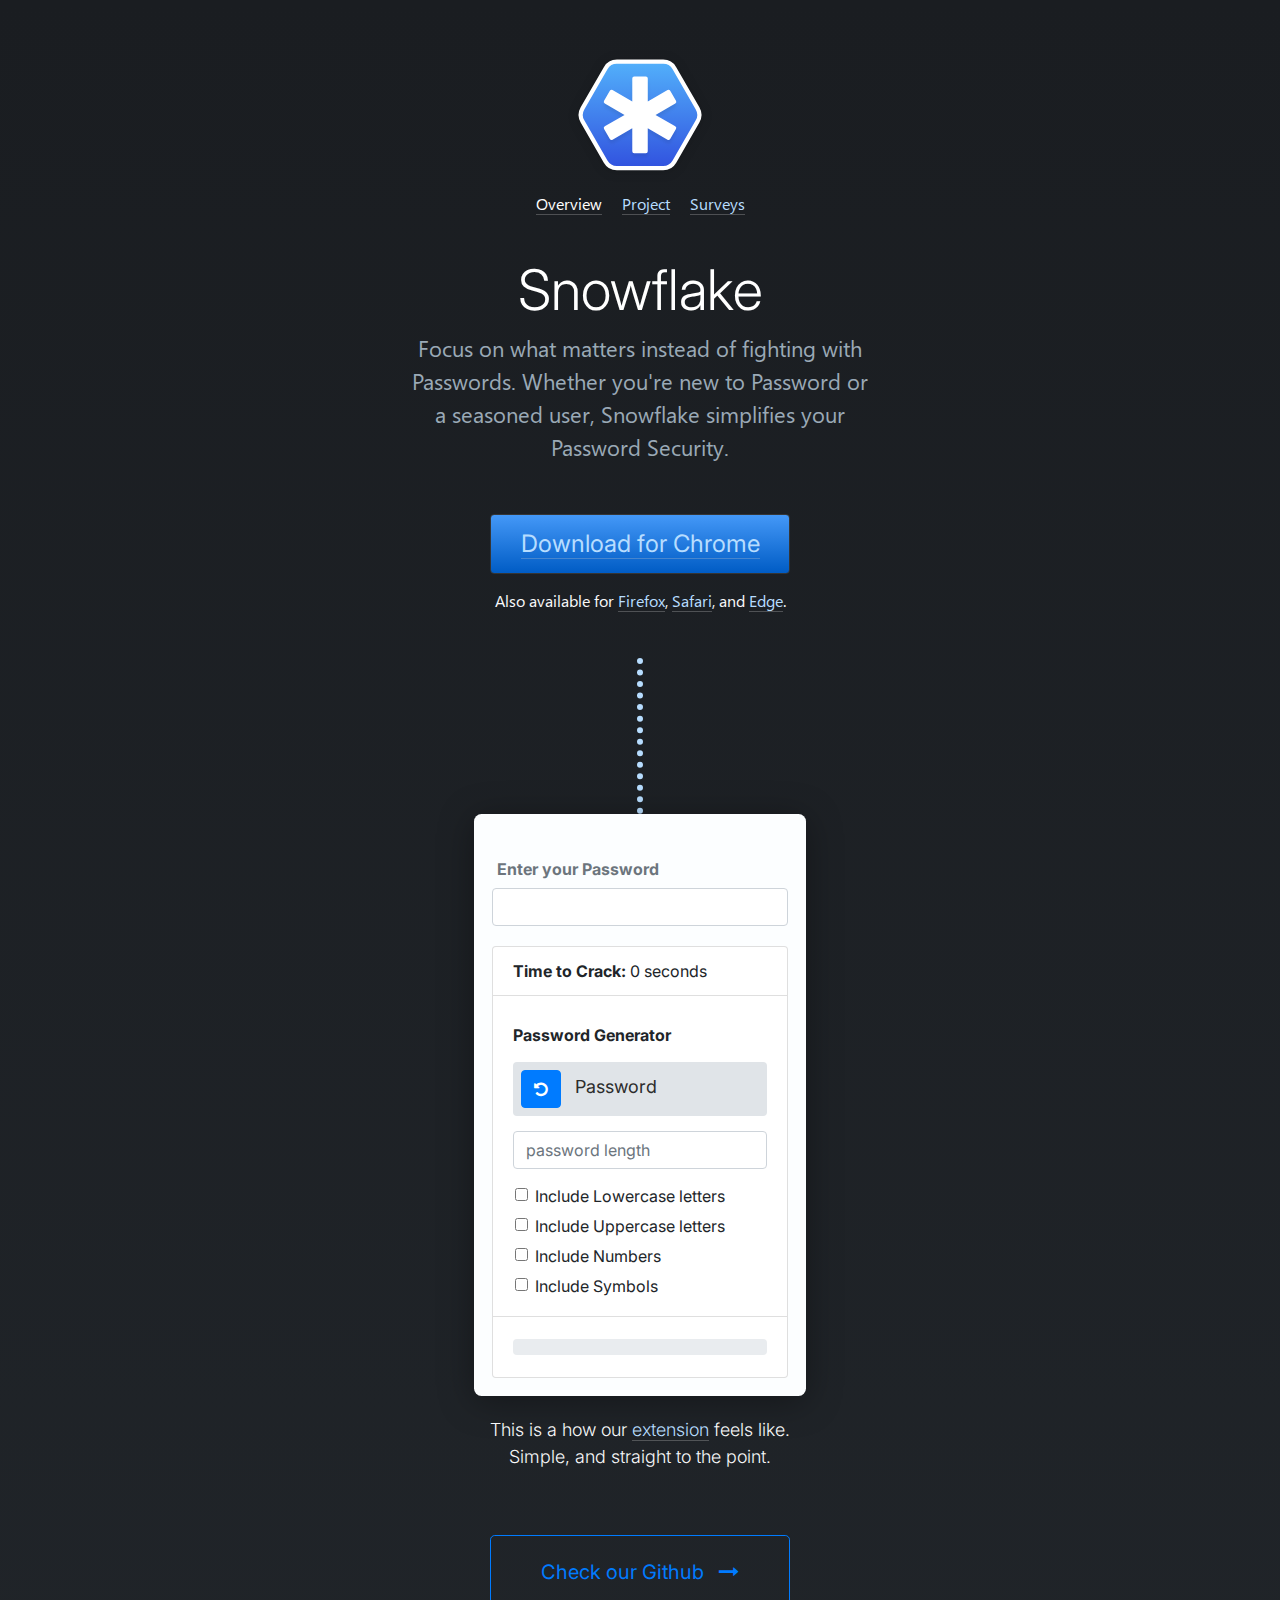
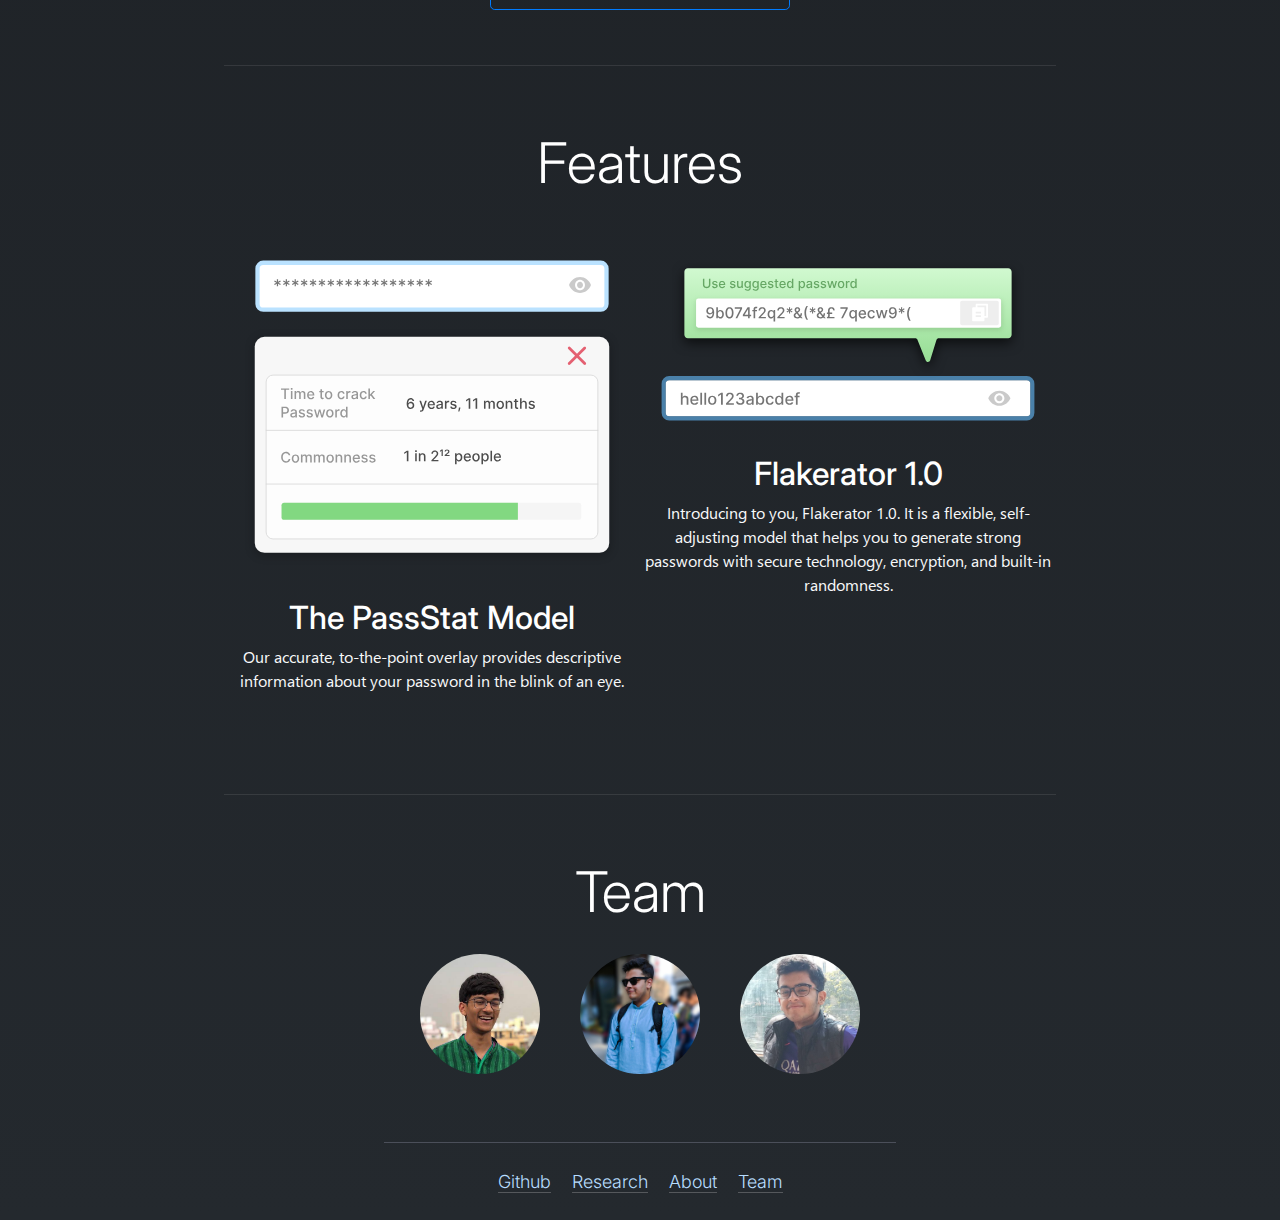
<file: index.html>
<!DOCTYPE html>
<html>

<head>
    <meta charset="utf-8">
    <meta name="viewport" content="width=device-width, initial-scale=1.0">
    <title>Snowflake | Home</title>
    <link rel="stylesheet" href="https://cdnjs.cloudflare.com/ajax/libs/twitter-bootstrap/4.0.0/css/bootstrap.min.css">
    <link rel="stylesheet" href="https://cdnjs.cloudflare.com/ajax/libs/font-awesome/4.7.0/css/font-awesome.min.css">
    <link rel="stylesheet" href="assets/css/styles.css">
<link href="https://fonts.googleapis.com/css2?family=Inter:wght@100;300;400;500;600;700;800;900&display=swap" rel="stylesheet">
    <script type= "text/javascript" src = "assets/js/tool.js"></script>
    <script type= "text/javascript" src = "assets/js/generator.js"></script>
</head>

<body>
    <section class="landing"><a href="index.html"><img src="assets/img/logo.svg" class="center"></a>
        <p class="text-center nav-bar sg-font"><a class="text-white nav-sec" href="#">Overview</a><a href="project.html" class="nav-sec">Project</a><a href="surveys.html" class="nav-sec">Surveys</a></p>
        <p class="lead text-center text-white heading">Snowflake</p>
        <p class="lead text-center desc sg-font">Focus on what matters instead of fighting with Passwords. Whether you're new to Password or a seasoned user, Snowflake simplifies your Password Security.<br></p>
        <button class="btn btn-dark download center" type="submit" style="font-size:24px;"><a href="google.com">Download for Chrome</a></button>
        <p class="text-center text-light button-desc sg-font">Also available for <a href="hmm">Firefox</a>, <a href="ggg">Safari</a>, and <a href="uhh">Edge</a>.</p>
            <div class="vl center"></div>
            <div class="demo center">
                <p class="text-secondary form-head"><strong>Enter your Password</strong></p>
                <form>
                    <div class="input-group shadow"><input class="form-control" id = "password-input" type="text">
                        <!-- <div class="input-group-append"><button class="btn btn-primary go" type="button">Go!</button></div> -->
                    </div>
                </form>
                <ul class="list-group">
                    <li class="list-group-item">
                        <p class="demo-list"><strong>Time to Crack: </strong><span id = "demo-time">0 seconds</span></p>
                    </li>


                    <li class="list-group-item">
                        <p class="mrgn-btm"><strong>Password Generator</strong></p>
                            <div class="password-cont" style="display: table-cell; vertical-align: middle; id="cipboard">
                                <button  id="generate" class="btn btn-primary" type="button"><i class="fa fa-rotate-left"></i></button>
                                <span id="result">Password</span>
                            </div>
                            <input class="form-control mrgn-btm" type="number" placeholder="password length" id="length">

                            <div class="form-check"><input class="form-check-input" type="checkbox" id="lowercase">
                                <label class="form-check-label">Include Lowercase letters<br></label>
                            </div>
                            <div class="form-check"><input class="form-check-input" type="checkbox" id="uppercase">
                                <label class="form-check-label">Include Uppercase letters<br></label>
                            </div>
                            <div class="form-check"><input class="form-check-input" type="checkbox" id="numbers">
                                <label class="form-check-label">Include Numbers<br></label></div>
                            <div class="form-check"><input class="form-check-input" type="checkbox" id="symbols">
                                <label class="form-check-label">Include Symbols<br></label></div>
                    </li>

                    <li class="list-group-item">
                        <div class="progress bar">
                            <div class="progress-bar bg-success" aria-valuenow="70" aria-valuemin="0" aria-valuemax="100" style="width: 70;"><span class="sr-only">70%</span></div>
                        </div>
                    </li>
                </ul>
            </div>
            <p class="lead text-center text-light demo-desc">This is a how our <a href="chrome">extension</a> feels like.<br>Simple, and straight to the point.</p>
            <a href="https://github.com/snowflake-project/"><button class="btn btn-outline-primary btn-lg github-button center" type="button">Check our Github &nbsp;&nbsp;<i class="fa fa-long-arrow-right" id="arrow"></i></button></a>
            <hr class="divider">
                <p class="lead text-nowrap text-center text-white heading idk">Features</p>
                <div class="row no-gutters justify-content-center feature-row">
                    <div class="col-sm-12 col-md-6 feature-col"><img src="assets/img/Feature1.svg" class="feature-image center"><br>
                        <h2 class="text-center text-white center">The PassStat Model</h2>
                        <p class="text-center text-light sg-font">Our accurate, to-the-point overlay provides descriptive information about your password in the blink of an eye.</p>
                    </div>
                    <div class="col-sm-12 col-md-6 feature-col"><img src="assets/img/Feature2.svg" class="feature-image center"><br>
                        <h2 class="text-center text-white">Flakerator 1.0</h2>
                        <p class="text-center text-light sg-font">Introducing to you, Flakerator 1.0. It is a flexible, self-adjusting model that helps you to generate strong passwords with secure technology, encryption, and built-in randomness.</p>
                    </div>
                </div>                
                <hr class="divider">
                <p class="lead text-nowrap text-center text-white heading">Team</p>
                <div class="team"><img class="rounded-circle team-img" src="assets/img/me-green.png"><img class="rounded-circle team-img" src="assets/img/aniket.jpeg"><img class="rounded-circle team-img" src="assets/img/indrajith.jpeg"></div>
    </section>
    <hr class="footer-hr">
    <footer>
        <p class="lead text-center footer-link-p">
            <a href="https://github.com/snowflake-project/" class="footer-link" target="_blank">Github</a>
            <a href="assets/img/research-paper.pdf" class="footer-link" target="_blank">Research</a>
            <a href="project.html#team" class="footer-link">About</a>
            <a href="project.html" class="footer-link">Team</a>
        </p>
    </footer>
    <script src="https://cdnjs.cloudflare.com/ajax/libs/jquery/3.2.1/jquery.min.js"></script>
    <script src="https://cdnjs.cloudflare.com/ajax/libs/twitter-bootstrap/4.0.0/js/bootstrap.bundle.min.js"></script>
</body>

</html>
</file>
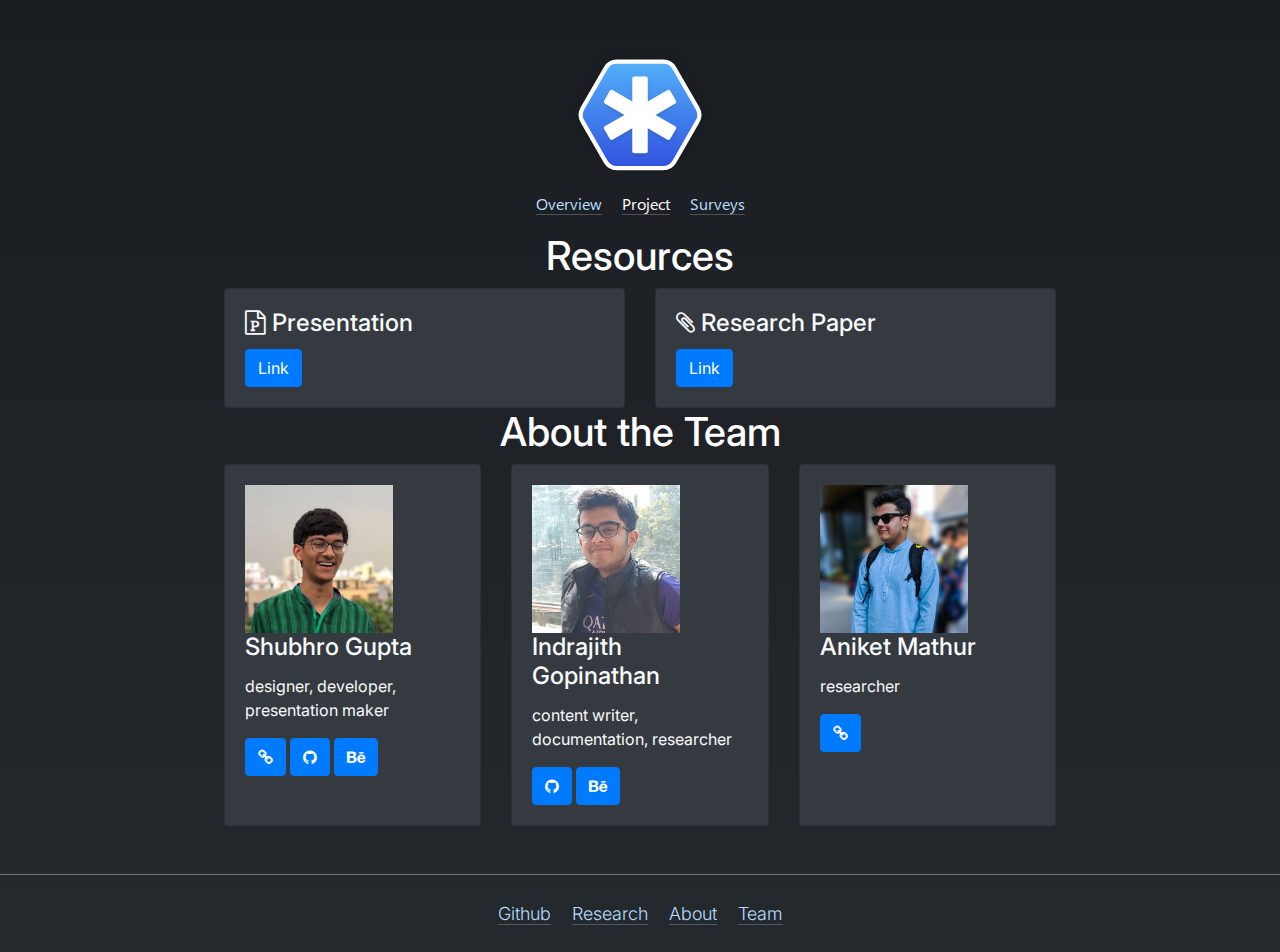
<file: project.html>
<!DOCTYPE html>
<html>

<head>
    <meta charset="utf-8">
    <meta name="viewport" content="width=device-width, initial-scale=1.0">
    <title>Snowflake | Project</title>
    <link rel="stylesheet" href="https://cdnjs.cloudflare.com/ajax/libs/twitter-bootstrap/4.0.0/css/bootstrap.min.css">
    <link rel="stylesheet" href="https://cdnjs.cloudflare.com/ajax/libs/font-awesome/4.7.0/css/font-awesome.min.css">
    <link rel="stylesheet" href="assets/css/styles.css">
<link href="https://fonts.googleapis.com/css2?family=Inter:wght@100;300;400;500;600;700;800;900&display=swap" rel="stylesheet">
</head>

<body>
    <section class="landing"><a href="index.html"><img src="assets/img/logo.svg" class="center"></a>
        <p class="text-center nav-bar sg-font"><a href="index.html" class="nav-sec">Overview</a><a class="text-white nav-sec" href="#">Project</a><a href="surveys.html" class="nav-sec">Surveys</a></p>
        <h1 class="text-center text-white rsrcs">Resources</h1>
        <div class="card-deck">
            <div class="card text-light bg-dark hover-thing">
                <div class="card-body">
                    <h4 class="card-title"><i class="fa fa-file-powerpoint-o"></i>&nbsp;Presentation</h4><a href="assets/img/presentation.ppt" target="_blank"><button class="btn btn-primary" type="button">Link</button></a></div>
            </div>
            <div class="card text-light bg-dark hover-thing">
                <div class="card-body">
                    <h4 class="card-title"><i class="fa fa-paperclip"></i>&nbsp;Research Paper</h4><a href="assets/img/research-paper.pdf" target="_blank"><button class="btn btn-primary" type="button">Link</button></a></div>
            </div>
        </div>
        <h1 class="text-center text-white rsrcs" name="team">About the Team</h1>
        <div class="card-deck">
            <div class="card text-light bg-dark hover-thing">
                <div class="card-body"><img class="img-fluid about-team-img" src="assets/img/me-green.png">
                    <h4 class="card-title">Shubhro Gupta</h4>
                    <p>designer, developer, presentation maker</p>
                    <a href="https://shubhro.in"><button class="btn btn-primary about-team-button" type="button"><i class="fa fa-link"></i></button></a>
                    <a href="https://www.behance.net/shubhroGupta"><button class="btn btn-primary about-team-button" type="button"><i class="fa fa-github"></i></button></a>
                    <a href="https://github.com/shubhrogupta"><button class="btn btn-primary" type="button"><i class="fa fa-behance"></i></button></div></a>
            </div>
            <div class="card text-light bg-dark hover-thing">
                <div class="card-body"><img class="img-fluid about-team-img" src="assets/img/indrajith.jpeg">
                    <h4 class="card-title">Indrajith Gopinathan</h4>
                    <p>content writer, documentation, researcher</p>
                    <a href="https://github.com/GaleiteD"><button class="btn btn-primary about-team-button" type="button"><i class="fa fa-github"></i></button></a>
                    <a href="https://www.behance.net/indrajigopinat"><button class="btn btn-primary" type="button"><i class="fa fa-behance"></i></button></div></a>                    
            </div>
            <div class="card text-light bg-dark hover-thing">
                <div class="card-body"><img class="img-fluid about-team-img" src="assets/img/aniket.jpeg">
                    <h4 class="card-title">Aniket Mathur</h4>
                    <p>researcher</p>
                    <a href="https://shubhro.in"><button class="btn btn-primary" type="button"><i class="fa fa-link"></i></button></div></a>
            </div>
        </div>
    </section>
    <footer>
    <hr style="background-color: grey">
       <p class="lead text-center footer-link-p">
            <a href="https://github.com/snowflake-project/" class="footer-link" target="_blank">Github</a>
            <a href="assets/img/research-paper.pdf" target="_blank" class="footer-link">Research</a>
            <a href="project.html#team" class="footer-link">About</a>
            <a href="project.html" class="footer-link">Team</a>
        </p>
    </footer>
    <script src="https://cdnjs.cloudflare.com/ajax/libs/jquery/3.2.1/jquery.min.js"></script>
    <script src="https://cdnjs.cloudflare.com/ajax/libs/twitter-bootstrap/4.0.0/js/bootstrap.bundle.min.js"></script>
</body>

</html>
</file>
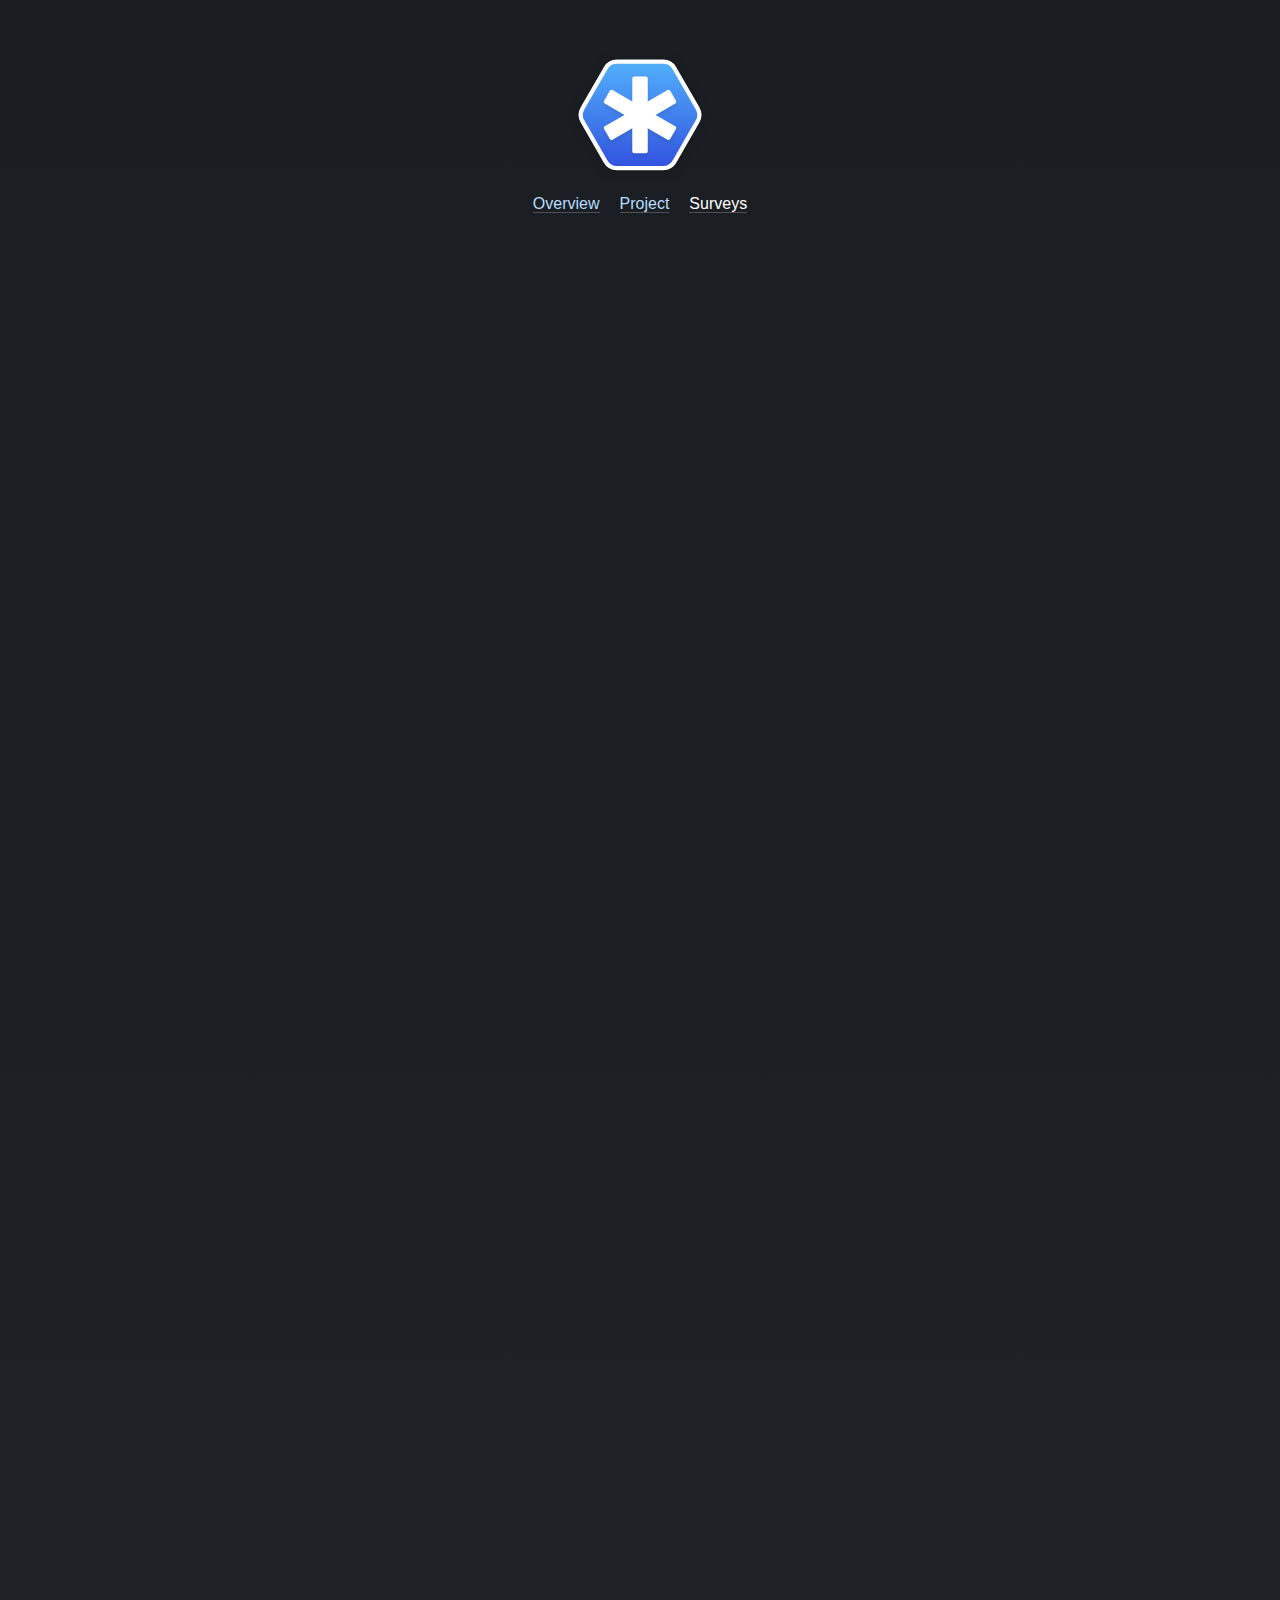
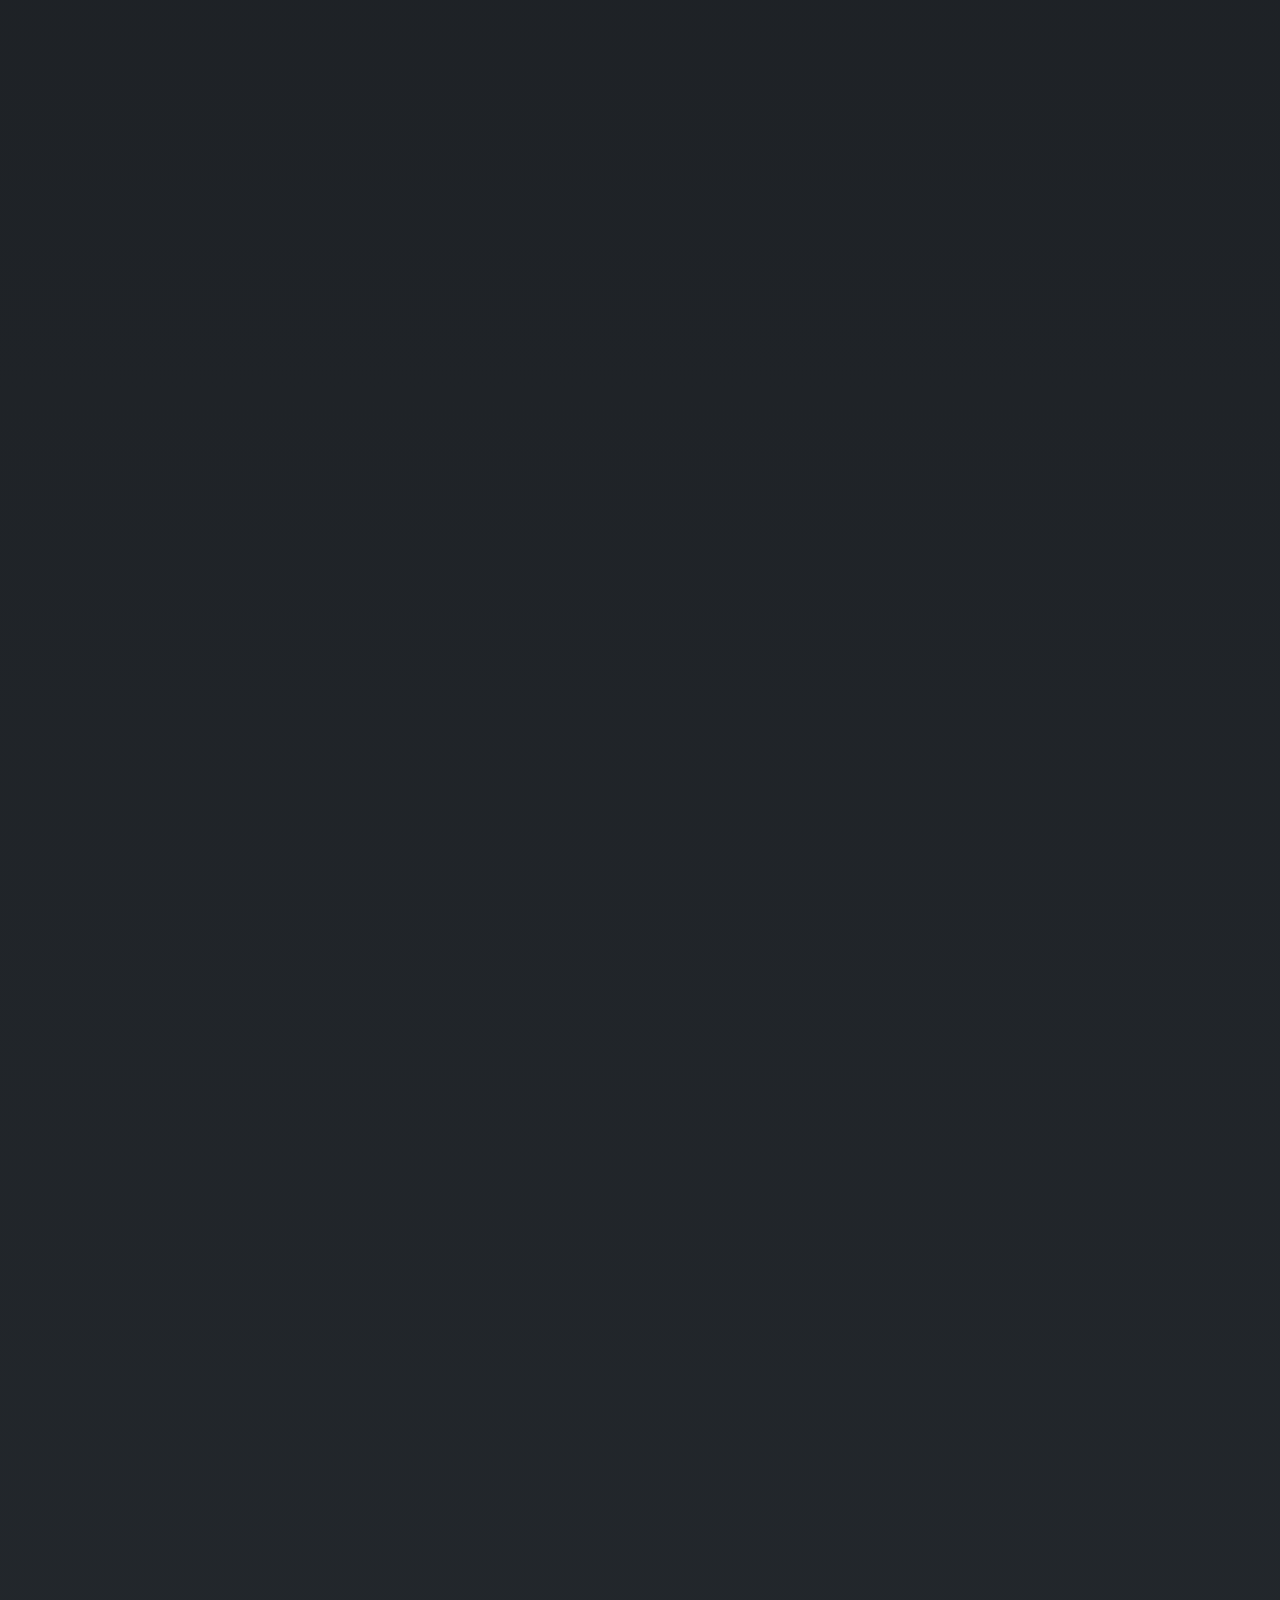
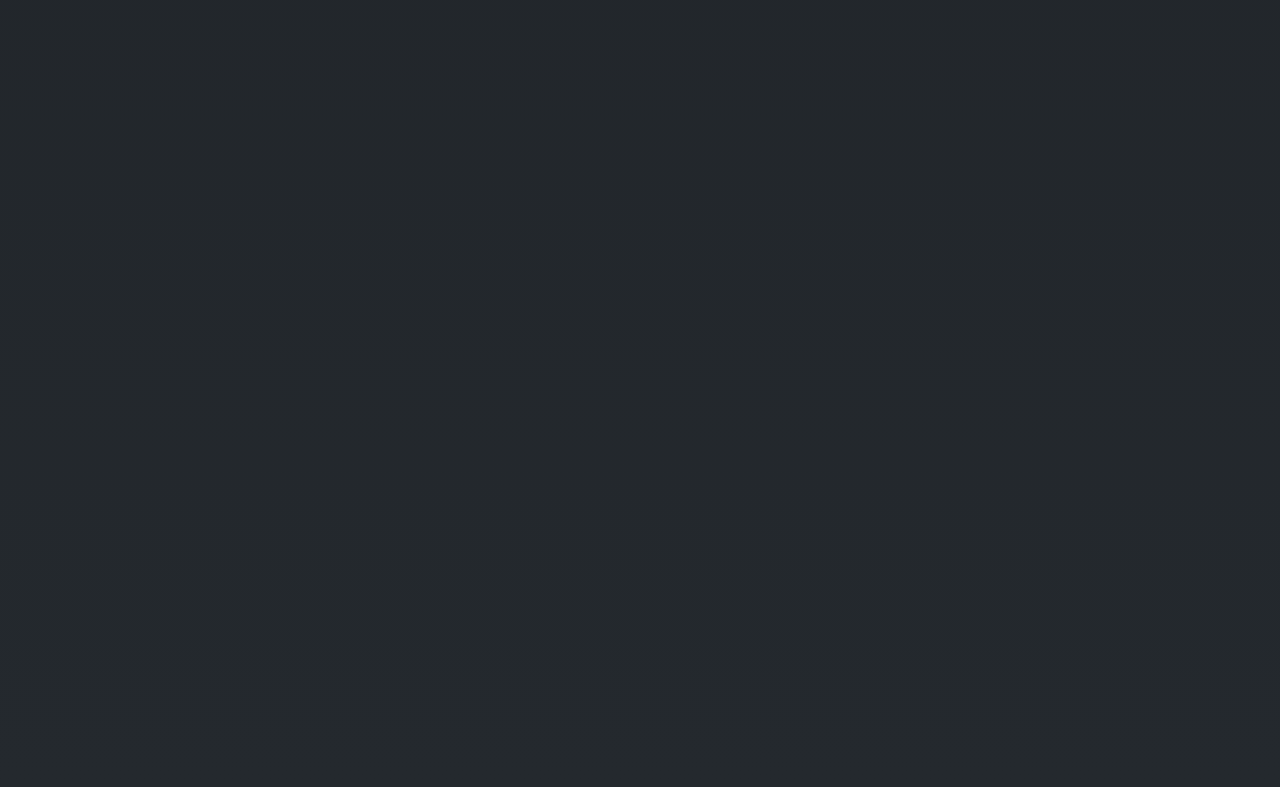
<file: Surveys.html>
<!DOCTYPE html>
<html>

<head>
    <meta charset="utf-8">
    <meta name="viewport" content="width=device-width, initial-scale=1.0">
    <title>snowflake</title>
    <link rel="stylesheet" href="https://cdnjs.cloudflare.com/ajax/libs/twitter-bootstrap/4.0.0/css/bootstrap.min.css">
    <link rel="stylesheet" href="https://cdnjs.cloudflare.com/ajax/libs/font-awesome/4.7.0/css/font-awesome.min.css">
    <link rel="stylesheet" href="assets/css/styles.css">
</head>

<body>
    <section class="landing"><a href="index.html"><img src="assets/img/logo.svg" class="center"></a>
        <p class="text-center nav-bar"><a class="nav-sec" href="index.html">Overview</a><a href="#" class="nav-sec">Project</a><a href="#" class="text-white  nav-sec">Surveys</a></p>
        
<center>
    <iframe src="https://docs.google.com/forms/d/e/1FAIpQLSfxZhUdWzNT9GYIYHR344Kjj8CoWS6FnbX-V6fTMLE_3vTO_w/viewform?embedded=true" width="700" height="3700" frameborder="0" marginheight="0" marginwidth="0">Loading…</iframe>
</center>



    <script src="https://cdnjs.cloudflare.com/ajax/libs/jquery/3.2.1/jquery.min.js"></script>
    <script src="https://cdnjs.cloudflare.com/ajax/libs/twitter-bootstrap/4.0.0/js/bootstrap.bundle.min.js"></script>
</body>

</html>
</file>
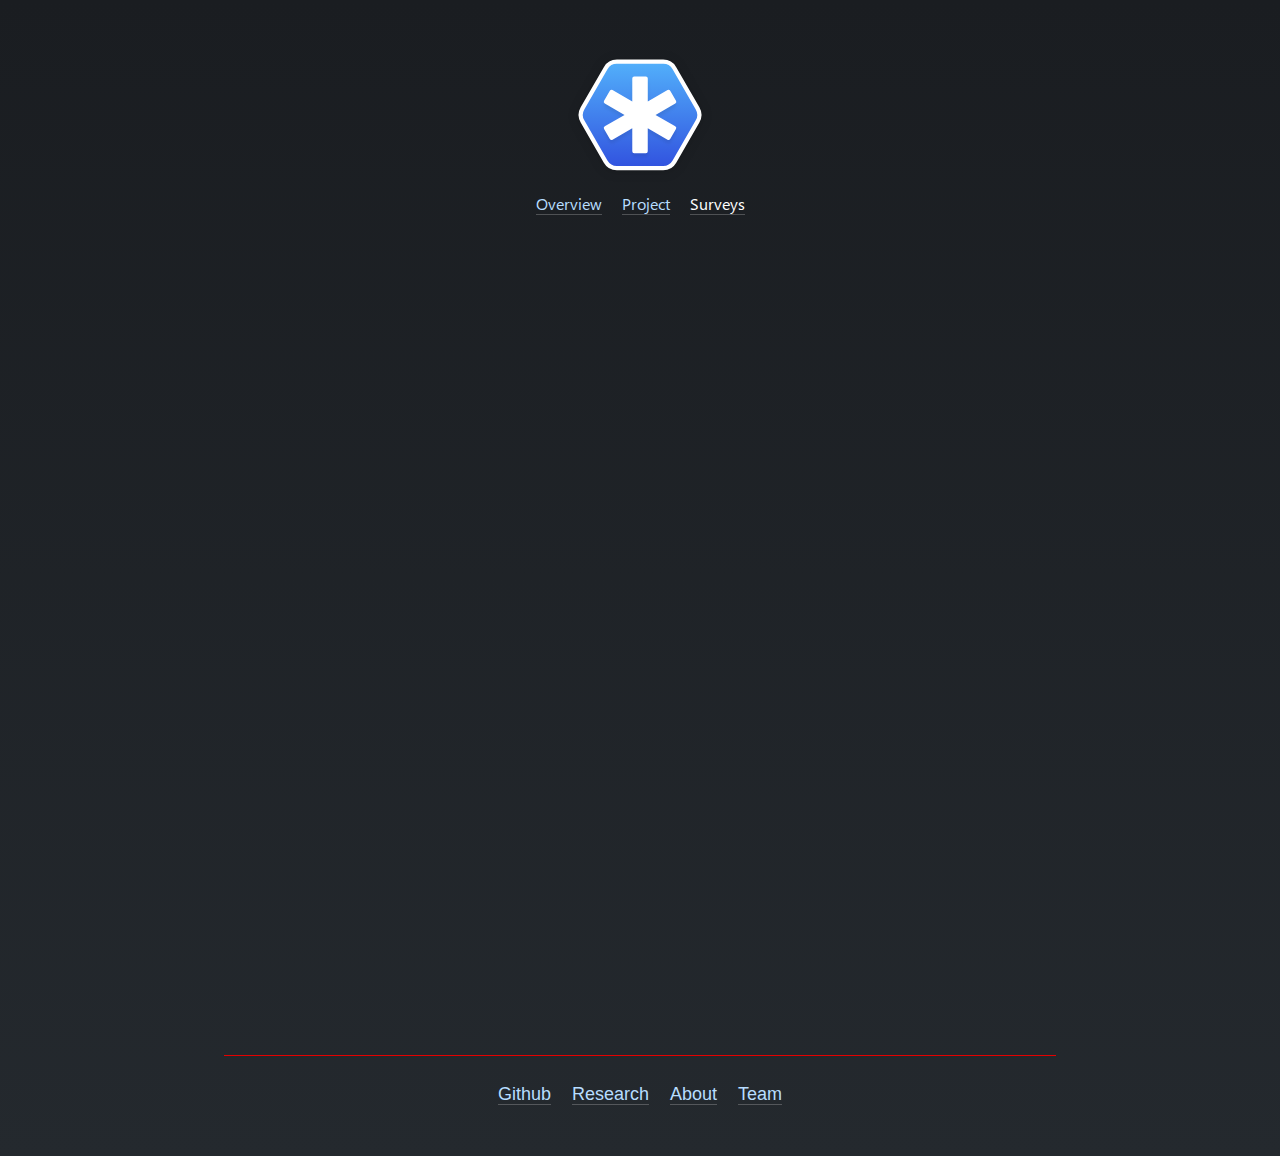
<file: surveys.html>
<!DOCTYPE html>
<html>

<head>
    <meta charset="utf-8">
    <meta name="viewport" content="width=device-width, initial-scale=1.0">
    <title>Snowflake | Survey</title>
    <link rel="stylesheet" href="https://cdnjs.cloudflare.com/ajax/libs/twitter-bootstrap/4.0.0/css/bootstrap.min.css">
    <link rel="stylesheet" href="https://cdnjs.cloudflare.com/ajax/libs/font-awesome/4.7.0/css/font-awesome.min.css">
    <link rel="stylesheet" href="assets/css/styles.css">
</head>

<body>
    <section class="landing"><a href="index.html"><img src="assets/img/logo.svg" class="center"></a>
        <p class="text-center nav-bar sg-font"><a href="index.html" class="nav-sec">Overview</a><a class="nav-sec" href="project.html">Project</a><a href="#" class="nav-sec text-white">Surveys</a></p>
        
<center>
    <iframe src="https://docs.google.com/forms/d/e/1FAIpQLSfxZhUdWzNT9GYIYHR344Kjj8CoWS6FnbX-V6fTMLE_3vTO_w/viewform?embedded=true" width="100%" height="800" frameborder="0" marginheight="0" marginwidth="0">Loading…</iframe>
<hr style="background-color: red">
<p class="lead text-center footer-link-p">
            <a href="https://github.com/snowflake-project/" class="footer-link">Github</a>
            <a href="assets/img/research-paper.pdf" class="footer-link">Research</a>
            <a href="project.html#team" class="footer-link">About</a>
            <a href="project.html" class="footer-link">Team</a>
        </p>
</center>



    <script src="https://cdnjs.cloudflare.com/ajax/libs/jquery/3.2.1/jquery.min.js"></script>
    <script src="https://cdnjs.cloudflare.com/ajax/libs/twitter-bootstrap/4.0.0/js/bootstrap.bundle.min.js"></script>
</body>

</html>
</file>
<file: assets/css/styles.css>
img {
  width:148px;
}

body {
  background-image:linear-gradient(#1a1d21, #24292E);
  font-family:'Inter', sans-serif;
}

@media (min-width: 300px) {
  .landing {
    width:90%;
  }
}

@media (min-width: 768px) {
  .landing {
    width:85%;
  }
}

@media (min-width: 992px) {
  .landing {
    width:65%;
  }
}

.landing {
  margin:48px auto;
  height:120%;
}

.center {
  display:block;
  margin-left:auto;
  margin-right:auto;
}

.nav-sec {
  margin:0px 10px;
}

.nav-bar {
  margin-top:8px;
}

a {
  text-decoration:none;
  transition:0.25s;
  color:#b7ddff;
  border-bottom:0.7px solid rgba(199,199,199,0.3);
}

a:hover {
  text-decoration:none;
  border-bottom:0.75px solid #a1d0fc;
  color:#b7ddff;
}

.heading {
  font-size:56px;
  margin-top:32px;
  margin-bottom:0px;
}

@media (min-width: 300px) {
  .desc {
    width:90%;
    font-size:18px;
  }
}

@media (min-width: 576px) {
  .desc {
    width:55%;
    font-size:22px;
  }
}

.desc {
  color:#9aa9b6;
  margin:auto;
}

@media (min-width: 300px) {
  .download {
    width:90%;
  }
}

@media (min-width: 768px) {
  .download {
    width:300px;
  }
}

.lmaoo {
  margin-bottom: 190px;
}

.download {
  margin-top:50px;
  background:linear-gradient(0deg, #005cc5 0%, #4498f7 100%);
  height:60px;
  border:1px solid #353535;
  transition:0.25s;
}

.download:hover {
  background:linear-gradient(0deg, #00428e 0%, #1d77dd 100%);
  height:60px;
  border:1px solid #000000;
  box-shadow:0px 10px 25px rgba(0,0,0,0.25);
  transform:translateY(-2px);
}

.button-desc {
  margin-top:15px;
}

@media (min-width: 768px) {
  .demo {
    width:40% !important;
  }
}

.demo {
  width:100%;
  height:100%;
  border-radius:7.5px;
  background-color:rgb(252,254,255);
  padding:18px;
  box-shadow:0px 5px 35px rgba(0,0,0,0.35);
  transition:0.25s;
  margin-bottom:20px;
}

.demo:hover {
  background-color:rgb(255,255,255);
  box-shadow:0px 5px 15px rgba(0,0,0,0.45);
}

.vl {
  border-left:6px dotted #b7ddff;
  height:156px;
  width:0;
  margin-top:45px;
}

.form-head {
  margin:25px auto 7px 5px;
}

.bar {
  margin-top:10px;
  margin-bottom:10px;
}

.password-cont {
  padding: 8px;
  border-radius:4px;
  background-color:#e0e4e8;
  width:500px;
}

#generate {
  height: 80%;
  margin-right: 10px;
}

#result {
  color: #2c2c2c;
  font-size: 18px;
  margin: 10px 0px;
  padding: 0;
}

.go {
  background:linear-gradient(0deg, #005cc5 0%, #4498f7 100%);
}

.demo-desc {
  font-size:18px;
  margin-bottom:65px;
}

.demo-list {
  margin:0px;
}

.mrgn-btm {
  margin: 15px 0px;
}

.form-check {
  margin: 6px 2px;
}

.input-group {
  margin-bottom: 15px;
}
.pleasework {
  display: inline;
}
.list-group {
  margin-top:20px;
}

.row {
  /*margin-top:75px;*/
}

.feature-head {
  font-size:26px;
}

@media (min-width: 300px) {
  .feature-desc {
    width:100%;
  }
}

@media (min-width: 768px) {
  .feature-desc {
    width:45%;
    margin:0px auto;
  }
}

.bg-snow {
  width:100%;
  z-index:-100000;
  position:absolute;
  top:0;
  opacity:0.4;
}

.divider {
  background-color:rgba(255,255,255,0.54);
  opacity:0.2;
  width:100%;
  margin:55px auto;
}

.team {
  margin-top:0px;
  text-align:center;
}

.team-img {
  margin:20px;
  transition:0.25s;
  width:120px;
}

.team-img:hover {
  transform:scale(1.05, 1.05);
  box-shadow:0px 2px 25px rgba(0,0,0,0.35);
}

.feature-image {
  width:90%;
  margin:0px auto 10px auto;
  transition:0.25s;
}

.feature-image:hover {
  transform:translateY(-2px);
  box-shadow:0px 5px 35px rgba(0,0,0,0.15);
}

.github-button:active {
  background-color:rgba(255,255,255,0);
  color:#0275d8;
}

.github-button:hover {
  background-color:rgba(255,255,255,0);
  color:#0275d8;
}

.github-button:hover > #arrow {
  transform:translateX(10px);
  transition:0.2s;
}

.github-button {
  height:75px;
  width:300px;
}

footer {
  height:150%;
  margin-bottom:25px;
}

.footer-link-p {
  margin-top:25px;
  font-size:18px;
}

.footer-link {
  margin:0px 8px;
}

.footer-hr {
  width:40%;
  background-color:rgba(125,129,148,0.54);
}

.feature-row {
  margin-bottom:0px !important;
  width:100%;
}

.feature-col {
  margin-bottom:30px;
}

::selection {
  background-color:rgba(83,173,238,0.37);
  color:rgb(51,51,51);
}

.idk {
  margin-bottom:55px;
}

.sg-font {
  font-family:'Segoe UI';
}

@font-face {
  font-family:Segoe UI;
  src:url(../../assets/fonts/segoeui.ttf);
}
</file>
